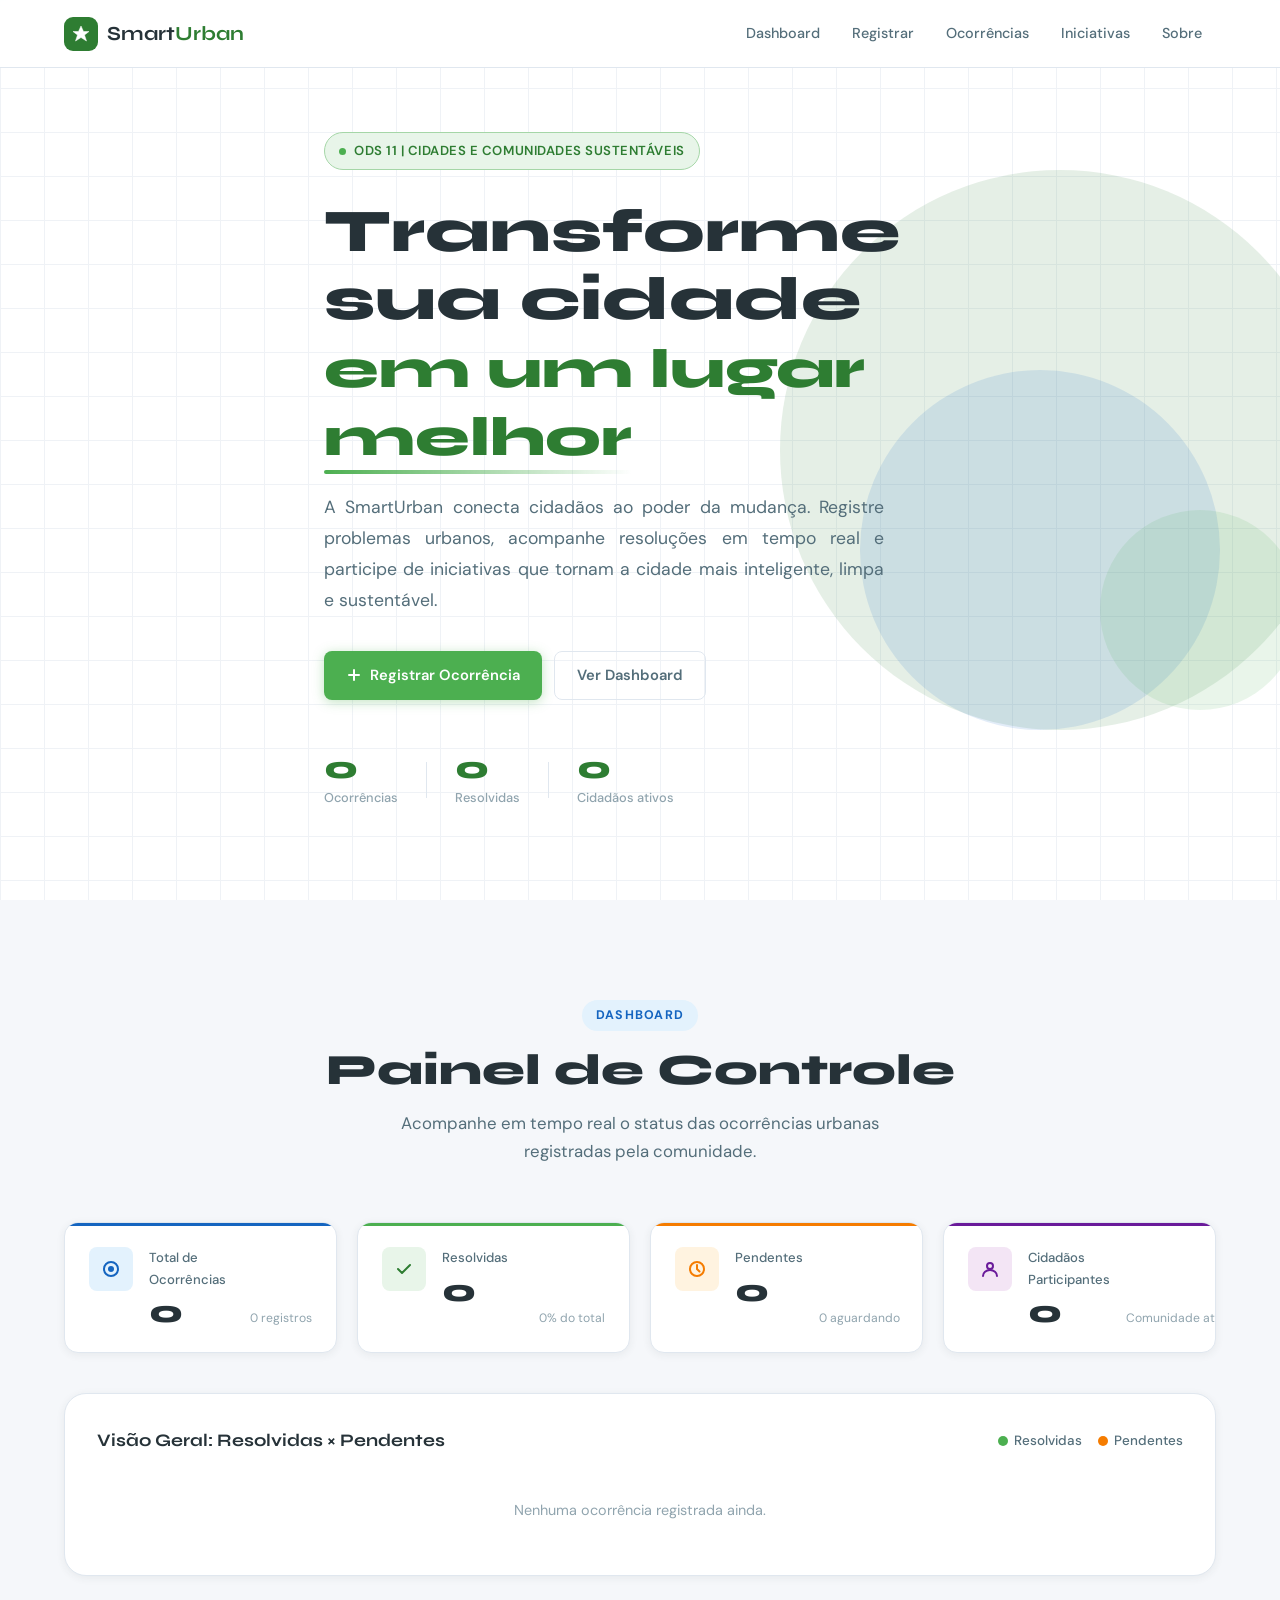
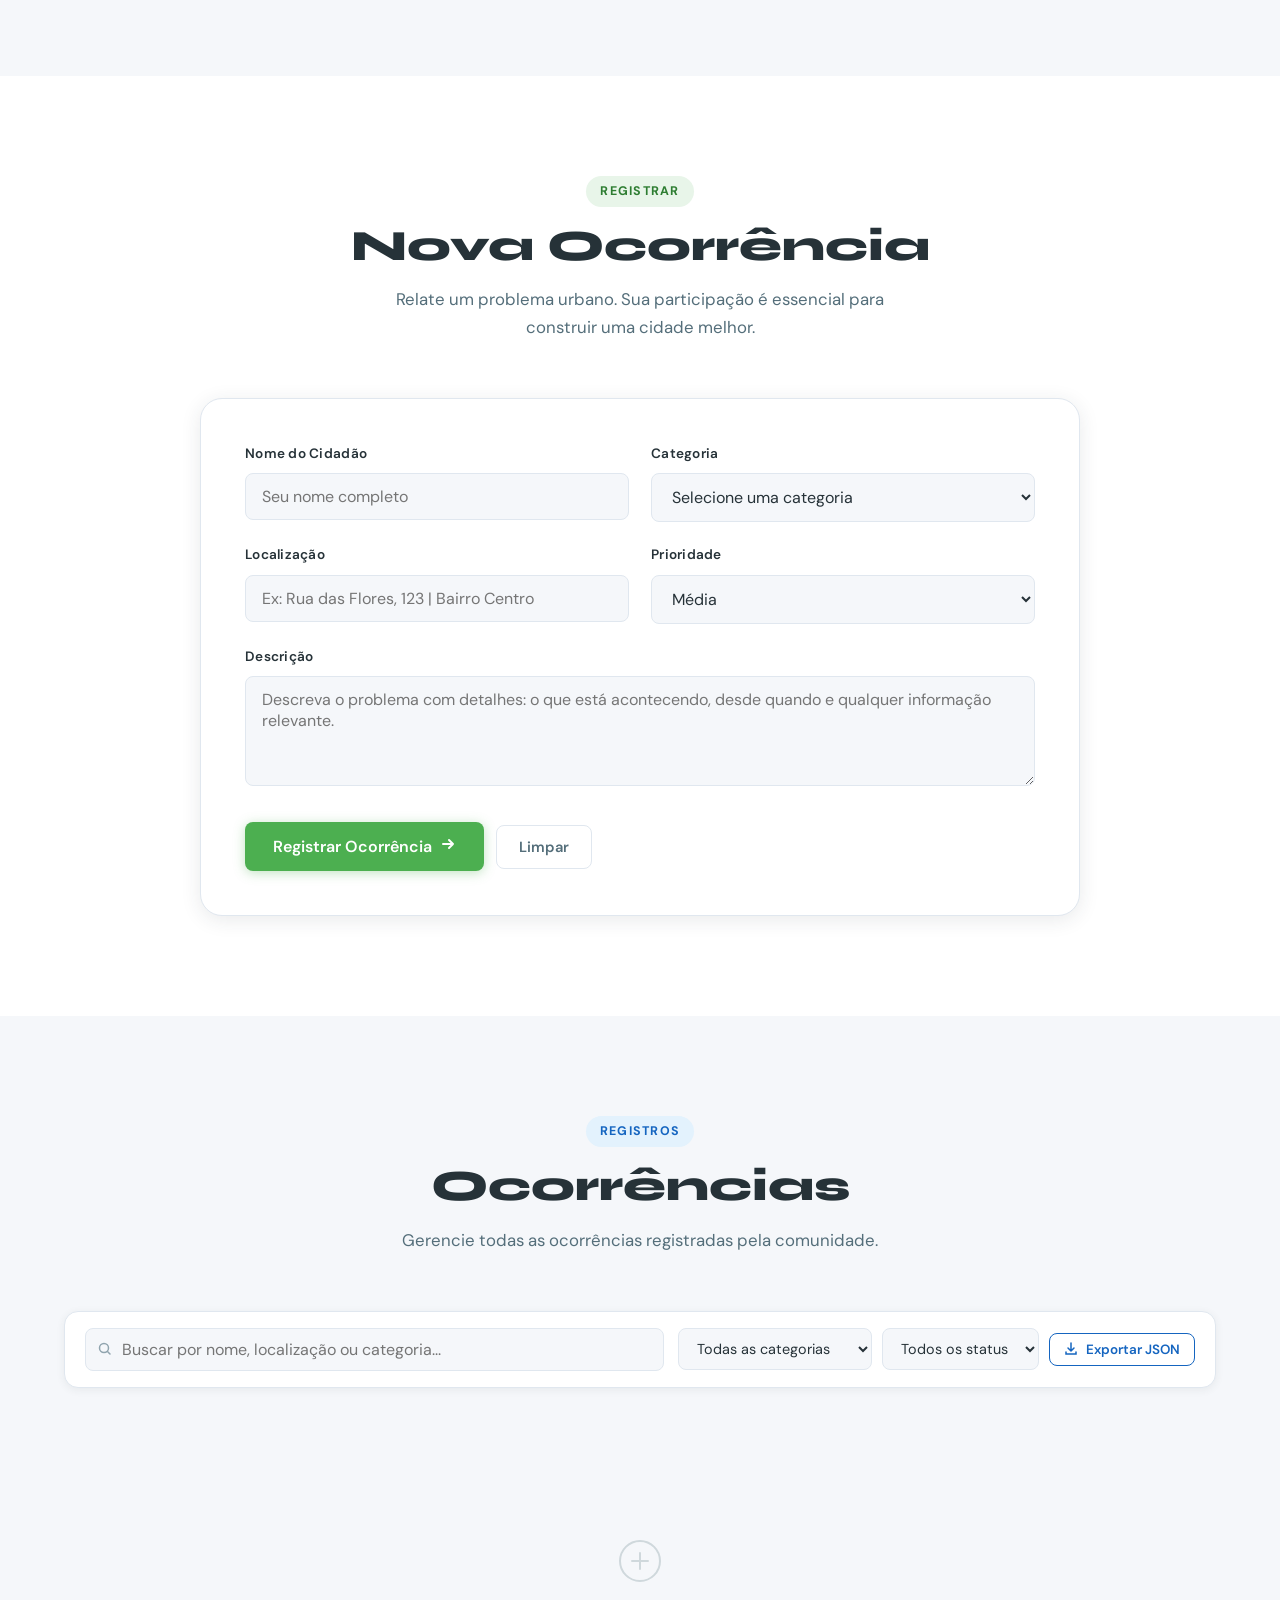
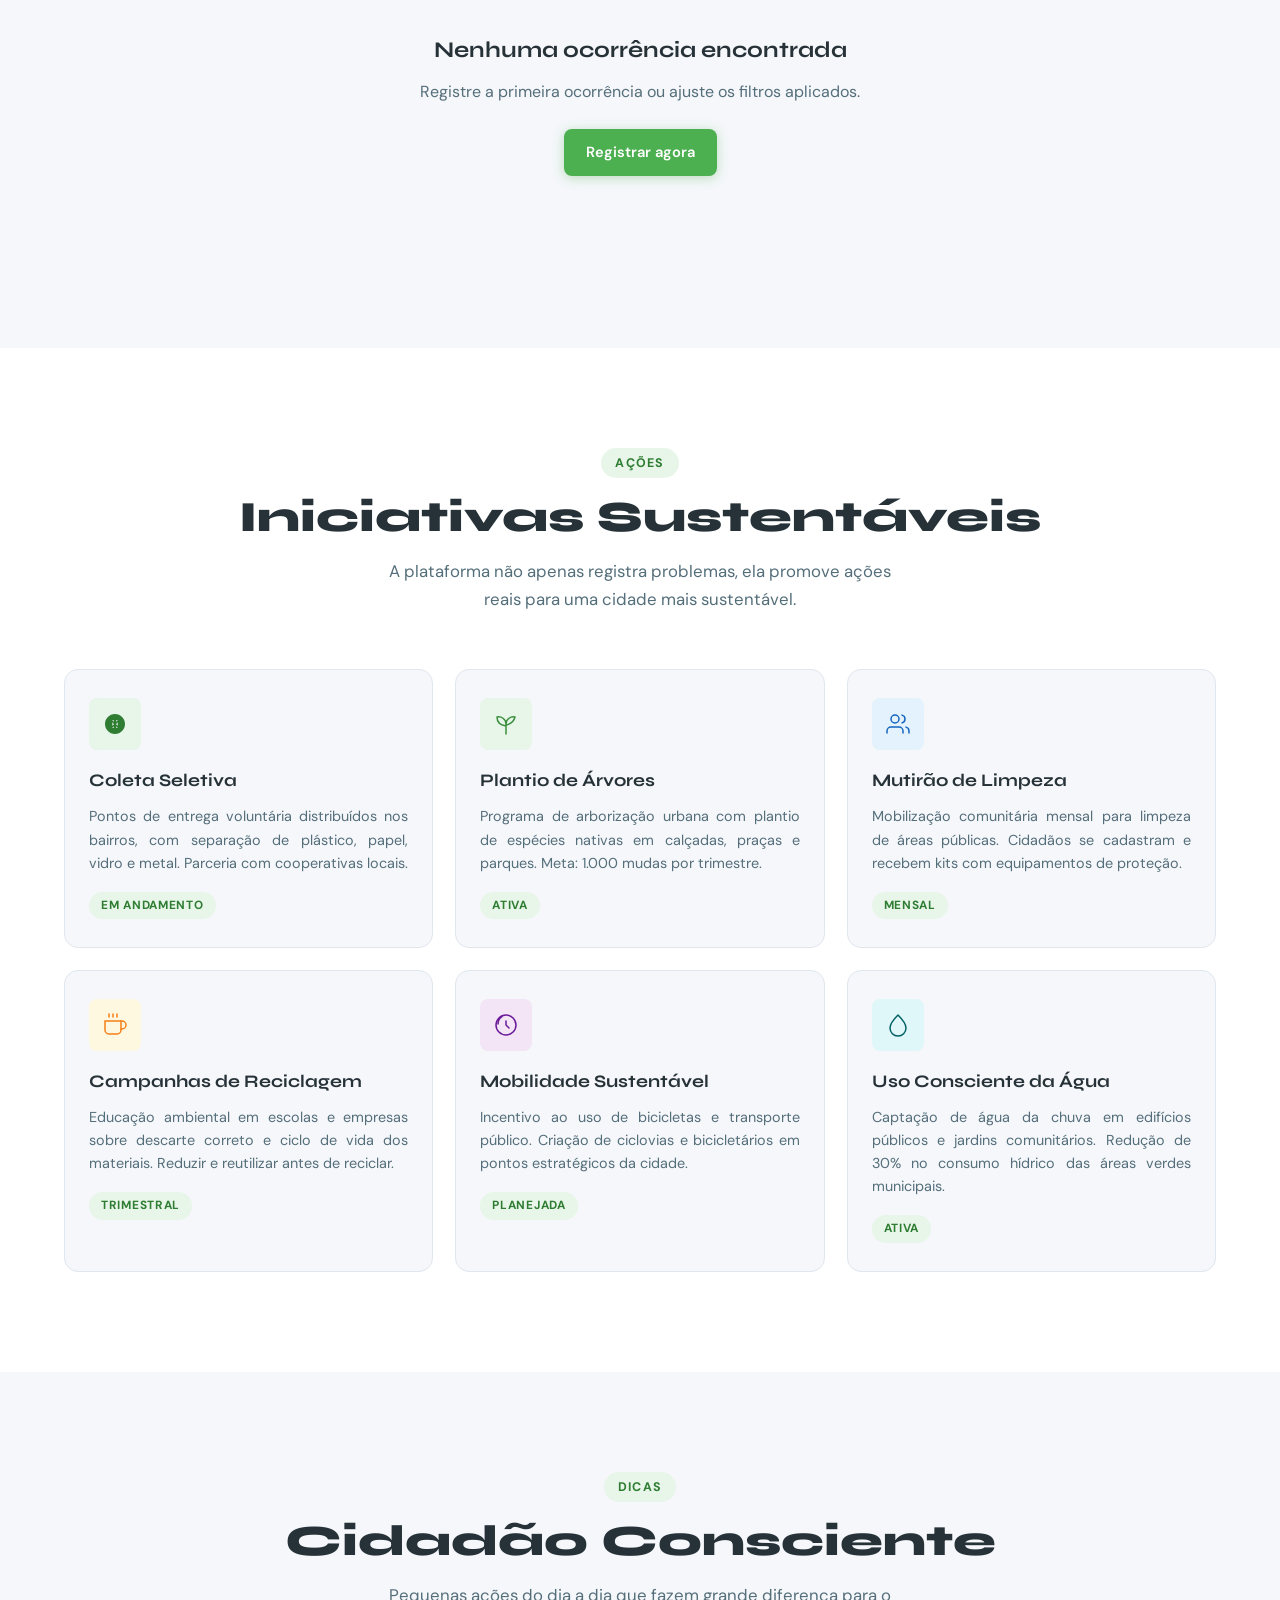
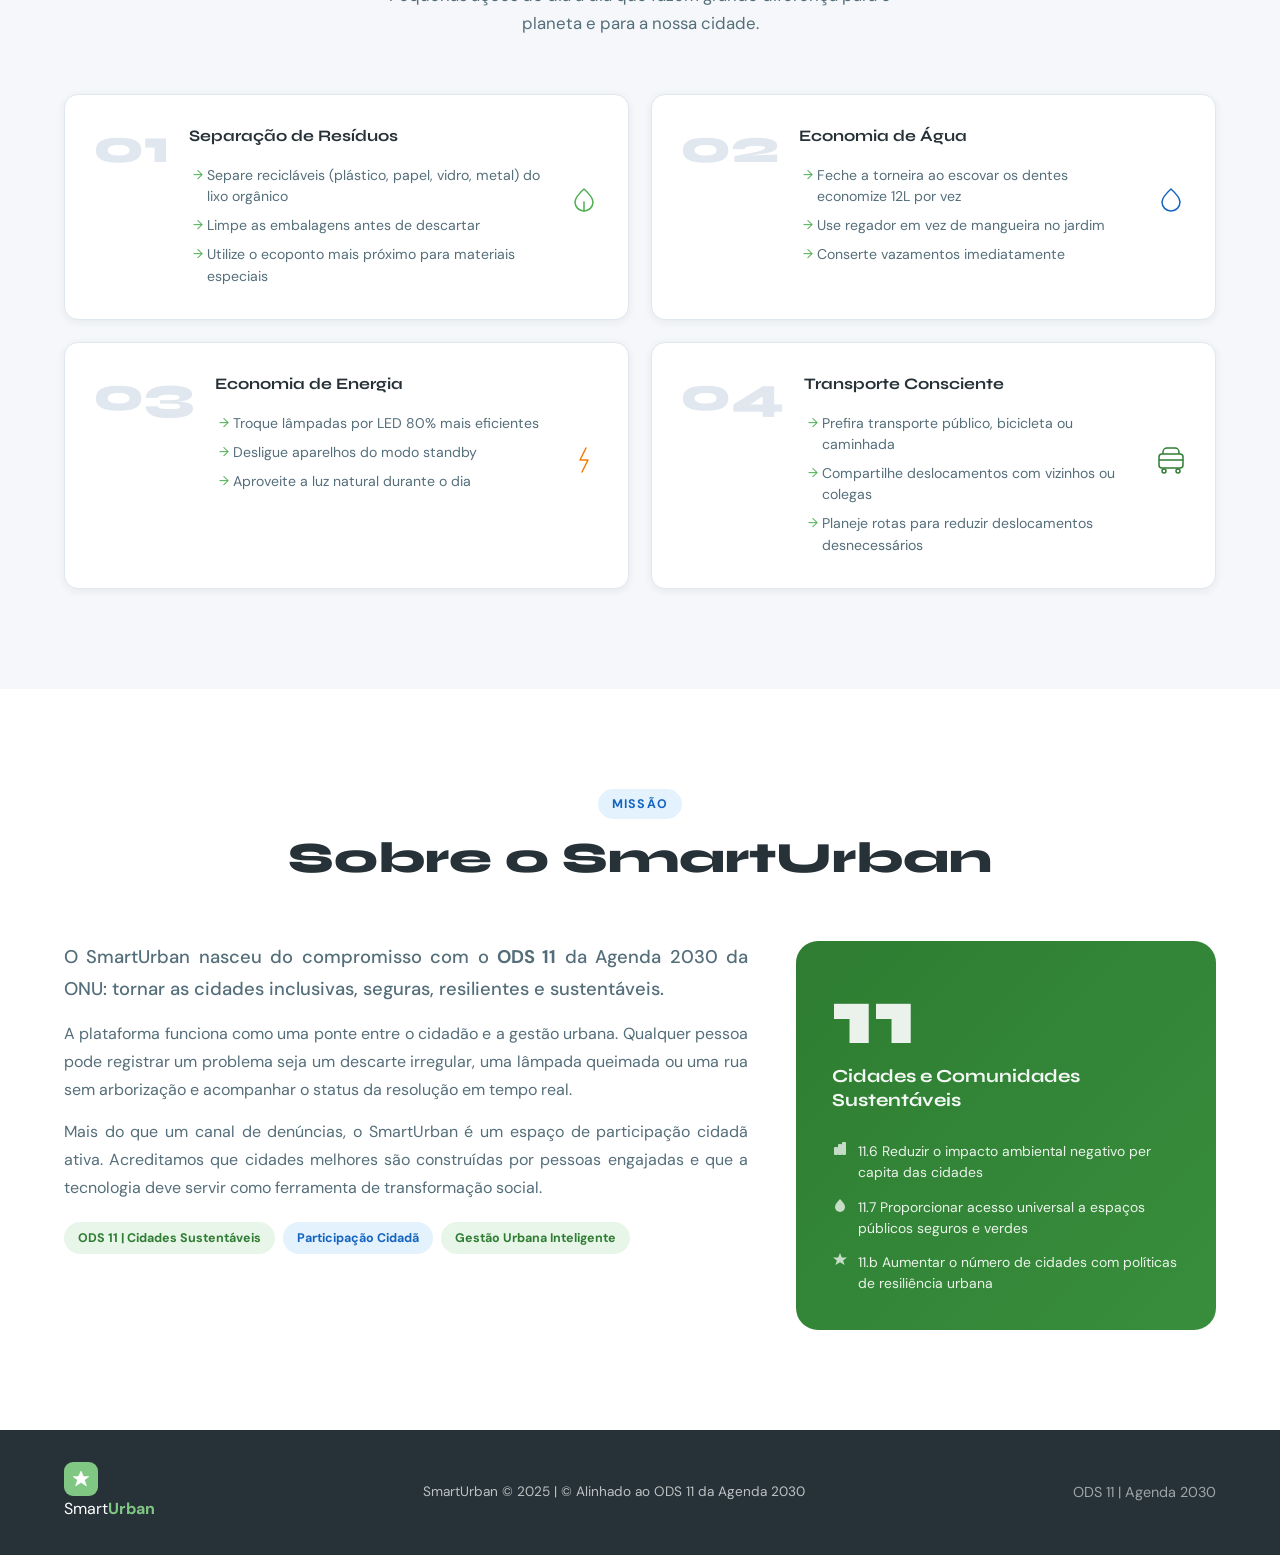
<file: index.html>
<!DOCTYPE html>
<html lang="pt-BR">
<head>
  <meta charset="UTF-8" />
  <meta name="viewport" content="width=device-width, initial-scale=1.0" />
  <title>SmartUrban | Cidades e Comunidades Sustentáveis</title>
  <link rel="preconnect" href="https://fonts.googleapis.com" />
  <link href="https://fonts.googleapis.com/css2?family=Syne:wght@400;600;700;800&family=DM+Sans:ital,opsz,wght@0,9..40,300;0,9..40,400;0,9..40,500;0,9..40,600;1,9..40,300&display=swap" rel="stylesheet" />
</head>

<style>
  :root {
  --green-main:    #2E7D32;
  --green-light:   #4CAF50;
  --green-pale:    #E8F5E9;
  --green-mid:     #388E3C;
  --blue-main:     #1565C0;
  --blue-light:    #1976D2;
  --blue-pale:     #E3F2FD;
  --orange:        #F57C00;
  --orange-pale:   #FFF3E0;
  --purple:        #6A1B9A;
  --purple-pale:   #F3E5F5;
  --bg:            #F5F7FA;
  --surface:       #FFFFFF;
  --text:          #263238;
  --text-2:        #546E7A;
  --text-3:        #90A4AE;
  --border:        #E0E7EF;
  --shadow-sm:     0 2px 8px rgba(38,50,56,.07);
  --shadow-md:     0 4px 20px rgba(38,50,56,.10);
  --shadow-lg:     0 12px 40px rgba(38,50,56,.14);
  --radius-sm:     8px;
  --radius-md:     14px;
  --radius-lg:     22px;
  --radius-xl:     32px;
  --font-head:     'Syne', sans-serif;
  --font-body:     'DM Sans', sans-serif;
  --transition:    .22s cubic-bezier(.4,0,.2,1);
}
*, *::before, *::after { box-sizing: border-box; margin: 0; padding: 0; }
html { scroll-behavior: smooth; font-size: 16px; }
body {
  font-family: var(--font-body);
  background: var(--bg);
  color: var(--text);
  line-height: 1.65;
  -webkit-font-smoothing: antialiased;
}
a { text-decoration: none; color: inherit; }
ul { list-style: none; }
img { max-width: 100%; display: block; }
button, select, input, textarea {
  font-family: var(--font-body);
  font-size: 1rem;
}
.container {
  width: 100%;
  max-width: 1200px;
  margin: 0 auto;
  padding: 0 24px;
}
#notification-container {
  position: fixed;
  top: 88px;
  right: 24px;
  z-index: 2000;
  display: flex;
  flex-direction: column;
  gap: 10px;
  pointer-events: none;
}
.notification {
  background: var(--surface);
  border-radius: var(--radius-md);
  box-shadow: var(--shadow-lg);
  padding: 14px 20px;
  display: flex;
  align-items: center;
  gap: 12px;
  min-width: 280px;
  max-width: 360px;
  border-left: 4px solid var(--green-light);
  pointer-events: all;
  animation: notifSlide .3s ease forwards;
  font-size: .93rem;
  font-weight: 500;
  color: var(--text);
}
.notification.error { border-color: #E53935; }
.notification.warning { border-color: var(--orange); }
.notification.info { border-color: var(--blue-main); }
.notification.hide { animation: notifSlide .3s ease reverse forwards; }
@keyframes notifSlide {
  from { opacity: 0; transform: translateX(24px); }
  to   { opacity: 1; transform: translateX(0); }
}
#header {
  position: fixed;
  top: 0; left: 0; right: 0;
  z-index: 1000;
  height: 68px;
  background: rgba(255,255,255,.92);
  backdrop-filter: blur(14px);
  border-bottom: 1px solid var(--border);
  transition: box-shadow var(--transition);
}
#header.scrolled { box-shadow: var(--shadow-md); }
.header-inner {
  height: 100%;
  display: flex;
  align-items: center;
  justify-content: space-between;
  gap: 24px;
}
.logo {
  display: flex;
  align-items: center;
  gap: 9px;
  font-family: var(--font-head);
  font-size: 1.25rem;
  font-weight: 700;
  color: var(--text);
}
.logo-icon {
  width: 34px;
  height: 34px;
  background: var(--green-main);
  color: #fff;
  border-radius: 9px;
  display: flex;
  align-items: center;
  justify-content: center;
  font-size: 1.1rem;
}
.logo strong { color: var(--green-main); }
.nav {
  display: flex;
  align-items: center;
  gap: 4px;
}
.nav-link {
  padding: 7px 14px;
  border-radius: var(--radius-sm);
  font-size: .9rem;
  font-weight: 500;
  color: var(--text-2);
  transition: all var(--transition);
}
.nav-link:hover {
  background: var(--green-pale);
  color: var(--green-main);
}
.menu-toggle {
  display: none;
  flex-direction: column;
  gap: 5px;
  background: none;
  border: none;
  cursor: pointer;
  padding: 6px;
}
.menu-toggle span {
  display: block;
  width: 22px;
  height: 2px;
  background: var(--text);
  border-radius: 2px;
  transition: var(--transition);
}
#hero {
  position: relative;
  min-height: 100vh;
  display: flex;
  align-items: center;
  padding: 120px 0 80px;
  overflow: hidden;
  background: var(--surface);
}
.hero-bg-grid {
  position: absolute;
  inset: 0;
  background-image:
    linear-gradient(var(--border) 1px, transparent 1px),
    linear-gradient(90deg, var(--border) 1px, transparent 1px);
  background-size: 44px 44px;
  opacity: .5;
  pointer-events: none;
}
.hero-content {
  position: relative;
  z-index: 1;
  max-width: 680px;
}
.hero-badge {
  display: inline-flex;
  align-items: center;
  gap: 8px;
  background: var(--green-pale);
  border: 1px solid #A5D6A7;
  color: var(--green-main);
  font-size: .82rem;
  font-weight: 600;
  letter-spacing: .04em;
  text-transform: uppercase;
  padding: 7px 14px;
  border-radius: 100px;
  margin-bottom: 28px;
  animation: fadeUp .6s ease .1s both;
}
.badge-dot {
  width: 7px;
  height: 7px;
  border-radius: 50%;
  background: var(--green-light);
  animation: pulse 2s infinite;
}
@keyframes pulse {
  0%, 100% { opacity: 1; transform: scale(1); }
  50%       { opacity: .6; transform: scale(1.3); }
}
.hero-title{
  font-family: var(--font-head);
  font-size: clamp(2.4rem, 5vw, 3.8rem);
  font-weight: 800;
  line-height: 1.12;
  color: var(--text);
  margin-bottom: 22px;
  animation: fadeUp .6s ease .2s both;
}
.hero-title-accent {
  color: var(--green-main);
  position: relative;
  font-size: 55px;
}
.hero-title-accent::after {
  content: '';
  position: absolute;
  bottom: -4px;
  left: 0; right: 0;
  height: 4px;
  background: linear-gradient(90deg, var(--green-light), transparent);
  border-radius: 2px;
}
.hero-desc {
  font-size: 1.1rem;
  text-align: justify;
  color: var(--text-2);
  line-height: 1.75;
  margin-bottom: 36px;
  max-width: 560px;
  animation: fadeUp .6s ease .3s both;
}
.hero-actions {
  display: flex;
  gap: 12px;
  flex-wrap: wrap;
  margin-bottom: 52px;
  animation: fadeUp .6s ease .4s both;
}
.hero-stats {
  display: flex;
  align-items: center;
  gap: 28px;
  animation: fadeUp .6s ease .5s both;
}
.hero-stat-number {
  display: block;
  font-family: var(--font-head);
  font-size: 2rem;
  font-weight: 800;
  color: var(--green-main);
  line-height: 1;
}
.hero-stat-label {
  display: block;
  font-size: .8rem;
  color: var(--text-3);
  font-weight: 500;
  margin-top: 3px;
}
.hero-stat-divider {
  width: 1px;
  height: 36px;
  background: var(--border);
}
.hero-visual {
  position: absolute;
  right: -60px;
  top: 50%;
  transform: translateY(-50%);
  pointer-events: none;
}
.hero-circle {
  position: absolute;
  border-radius: 50%;
  opacity: .12;
}
.c1 {
  width: 560px; height: 560px;
  background: var(--green-main);
  top: -280px; right: 0;
  animation: floatAnim 8s ease-in-out infinite;
}
.c2 {
  width: 360px; height: 360px;
  background: var(--blue-main);
  top: -80px; right: 120px;
  animation: floatAnim 10s ease-in-out 2s infinite;
}
.c3 {
  width: 200px; height: 200px;
  background: var(--green-light);
  top: 60px; right: 40px;
  animation: floatAnim 7s ease-in-out 4s infinite;
}
@keyframes floatAnim {
  0%, 100% { transform: translateY(0); }
  50%       { transform: translateY(-20px); }
}
@keyframes fadeUp {
  from { opacity: 0; transform: translateY(20px); }
  to   { opacity: 1; transform: translateY(0); }
}
.section { padding: 100px 0; }
.section-alt { background: var(--surface); }
.section-header {
  text-align: center;
  margin-bottom: 56px;
}
.section-tag {
  display: inline-block;
  font-size: .78rem;
  font-weight: 700;
  letter-spacing: .1em;
  text-transform: uppercase;
  padding: 5px 14px;
  border-radius: 100px;
  margin-bottom: 14px;
}
.section-tag.green { background: var(--green-pale); color: var(--green-main); }
.section-tag.blue  { background: var(--blue-pale);  color: var(--blue-main); }
.section-title {
  font-family: var(--font-head);
  font-size: clamp(1.9rem, 3.5vw, 2.7rem);
  font-weight: 800;
  color: var(--text);
  margin-bottom: 14px;
  line-height: 1.2;
}
.section-sub {
  font-size: 1.05rem;
  color: var(--text-2);
  max-width: 540px;
  margin: 0 auto;
}
.btn {
  display: inline-flex;
  align-items: center;
  gap: 8px;
  padding: 11px 22px;
  border-radius: var(--radius-sm);
  font-size: .92rem;
  font-weight: 600;
  border: none;
  cursor: pointer;
  transition: all var(--transition);
  white-space: nowrap;
  text-align: center;
  justify-content: center;
}
.btn-primary {
  background: var(--green-light);
  color: #fff;
  box-shadow: 0 2px 12px rgba(76,175,80,.35);
}
.btn-primary:hover {
  background: var(--green-mid);
  box-shadow: 0 4px 20px rgba(76,175,80,.4);
  transform: translateY(-1px);
}
.btn-ghost {
  background: transparent;
  color: var(--text-2);
  border: 1.5px solid var(--border);
}
.btn-ghost:hover {
  background: var(--bg);
  border-color: var(--text-3);
  color: var(--text);
}
.btn-outline {
  background: transparent;
  color: var(--blue-main);
  border: 1.5px solid var(--blue-main);
}
.btn-outline:hover {
  background: var(--blue-pale);
}
.btn-danger {
  background: #FFEBEE;
  color: #C62828;
  border: none;
}
.btn-danger:hover {
  background: #FFCDD2;
}
.btn-resolve {
  background: var(--green-pale);
  color: var(--green-main);
  border: none;
}
.btn-resolve:hover {
  background: #C8E6C9;
}
.btn-lg { padding: 14px 28px; font-size: 1rem; }
.btn-sm { padding: 7px 14px; font-size: .84rem; }
.btn-arrow { transition: transform var(--transition); }
.btn:hover .btn-arrow { transform: translateX(3px); }
.dashboard-grid {
  display: grid;
  grid-template-columns: repeat(4, 1fr);
  gap: 20px;
  margin-bottom: 40px;
}
.stat-card {
  background: var(--surface);
  border-radius: var(--radius-md);
  padding: 24px;
  display: flex;
  align-items: flex-start;
  gap: 16px;
  box-shadow: var(--shadow-sm);
  border: 1px solid var(--border);
  transition: transform var(--transition), box-shadow var(--transition);
  position: relative;
  overflow: hidden;
}
.stat-card::before {
  content: '';
  position: absolute;
  top: 0; left: 0; right: 0;
  height: 3px;
  border-radius: 2px 2px 0 0;
}
.stat-card.blue::before  { background: var(--blue-main); }
.stat-card.green::before { background: var(--green-light); }
.stat-card.orange::before{ background: var(--orange); }
.stat-card.purple::before{ background: var(--purple); }
.stat-card:hover {
  transform: translateY(-3px);
  box-shadow: var(--shadow-md);
}
.stat-icon {
  width: 44px;
  height: 44px;
  border-radius: var(--radius-sm);
  display: flex;
  align-items: center;
  justify-content: center;
  font-size: 1.3rem;
  flex-shrink: 0;
}
.stat-card.blue   .stat-icon { background: var(--blue-pale);   color: var(--blue-main); }
.stat-card.green  .stat-icon { background: var(--green-pale);  color: var(--green-main); }
.stat-card.orange .stat-icon { background: var(--orange-pale); color: var(--orange); }
.stat-card.purple .stat-icon { background: var(--purple-pale); color: var(--purple); }
.stat-info { flex: 1; }
.stat-label { display: block; font-size: .82rem; color: var(--text-2); font-weight: 500; margin-bottom: 6px; }
.stat-number {
  display: block;
  font-family: var(--font-head);
  font-size: 2rem;
  font-weight: 800;
  color: var(--text);
  line-height: 1;
}
.stat-trend {
  font-size: .76rem;
  color: var(--text-3);
  margin-top: auto;
  align-self: flex-end;
  white-space: nowrap;
}
.chart-wrapper {
  background: var(--surface);
  border-radius: var(--radius-lg);
  padding: 32px;
  box-shadow: var(--shadow-sm);
  border: 1px solid var(--border);
}
.chart-header {
  display: flex;
  justify-content: space-between;
  align-items: center;
  margin-bottom: 24px;
}
.chart-title {
  font-family: var(--font-head);
  font-size: 1.1rem;
  font-weight: 700;
  color: var(--text);
}
.chart-legend {
  display: flex;
  align-items: center;
  font-size: .84rem;
  color: var(--text-2);
  font-weight: 500;
}
.legend-dot {
  width: 10px;
  height: 10px;
  border-radius: 50%;
  display: inline-block;
  margin-right: 6px;
}
.legend-dot.green  { background: var(--green-light); }
.legend-dot.orange { background: var(--orange); }
#graficoOcorrencias {
  width: 100%;
  height: 220px;
  display: block;
}
.chart-empty {
  text-align: center;
  color: var(--text-3);
  font-size: .9rem;
  padding: 20px 0;
  display: none;
}
.form-card {
  background: var(--surface);
  border-radius: var(--radius-lg);
  padding: 44px;
  box-shadow: var(--shadow-md);
  border: 1px solid var(--border);
  max-width: 880px;
  margin: 0 auto;
}
.form-grid {
  display: grid;
  grid-template-columns: 1fr 1fr;
  gap: 22px;
  margin-bottom: 28px;
}


.form-group-full { grid-column: 1 / -1; }
.form-group label {
  display: block;
  font-size: .85rem;
  font-weight: 600;
  color: var(--text);
  margin-bottom: 8px;
  letter-spacing: .02em;
}
.form-group input,
.form-group select,
.form-group textarea {
  width: 100%;
  padding: 12px 16px;
  border: 1.5px solid var(--border);
  border-radius: var(--radius-sm);
  background: var(--bg);
  color: var(--text);
  transition: border-color var(--transition), box-shadow var(--transition);
  outline: none;
  resize: vertical;
}
.form-group input:focus,
.form-group select:focus,
.form-group textarea:focus {
  border-color: var(--green-light);
  box-shadow: 0 0 0 3px rgba(76,175,80,.15);
  background: var(--surface);
}
.form-group input.error,
.form-group select.error,
.form-group textarea.error {
  border-color: #E53935;
  box-shadow: 0 0 0 3px rgba(229,57,53,.1);
}
.form-actions {
  display: flex;
  gap: 12px;
  align-items: center;
}
.filters-bar {
  display: flex;
  gap: 14px;
  align-items: center;
  flex-wrap: wrap;
  margin-bottom: 24px;
  background: var(--surface);
  border: 1px solid var(--border);
  border-radius: var(--radius-md);
  padding: 16px 20px;
  box-shadow: var(--shadow-sm);
}
.search-box {
  position: relative;
  flex: 1;
  min-width: 220px;
}
.search-icon {color: var(--text-3);
  position: absolute;
  left: 12px;
  top: 50%;
  transform: translateY(-50%);
  color: var(--text-3);
  
  pointer-events: none;
}
.search-box input {
  width: 100%;
  padding: 10px 14px 10px 36px;
  border: 1.5px solid var(--border);
  border-radius: var(--radius-sm);
  background: var(--bg);
  color: var(--text);
  outline: none;
  transition: border-color var(--transition);
}
.search-box input:focus {
  border-color: var(--green-light);
}
.filter-group {
  display: flex;
  gap: 10px;
  align-items: center;
  flex-wrap: wrap;
}
.filter-group select {
  padding: 10px 14px;
  border: 1.5px solid var(--border);
  border-radius: var(--radius-sm);
  background: var(--bg);
  color: var(--text);
  font-size: .9rem;
  outline: none;
  cursor: pointer;
  transition: border-color var(--transition);
}
.filter-group select:focus { border-color: var(--blue-main); }
.filter-result {
  font-size: .88rem;
  color: var(--text-2);
  margin-bottom: 16px;
  min-height: 20px;
}
.ocorrencias-grid {
  display: grid;
  grid-template-columns: repeat(auto-fill, minmax(340px, 1fr));
  gap: 20px;
}
.ocorrencia-card {
  background: var(--surface);
  border-radius: var(--radius-md);
  border: 1px solid var(--border);
  box-shadow: var(--shadow-sm);
  overflow: hidden;
  transition: transform var(--transition), box-shadow var(--transition);
  animation: cardIn .3s ease both;
}
@keyframes cardIn {
  from { opacity: 0; transform: translateY(12px); }
  to   { opacity: 1; transform: translateY(0); }
}
.ocorrencia-card:hover {
  transform: translateY(-3px);
  box-shadow: var(--shadow-md);
}
.card-top {
  padding: 18px 20px 14px;
  border-bottom: 1px solid var(--border);
  display: flex;
  justify-content: space-between;
  align-items: flex-start;
  gap: 10px;
}
.card-id {
  font-size: .76rem;
  font-weight: 700;
  color: var(--text-3);
  letter-spacing: .06em;
}
.card-badges {
  display: flex;
  gap: 6px;
  flex-wrap: wrap;
  justify-content: flex-end;
}
.badge {
  font-size: .72rem;
  font-weight: 700;
  padding: 3px 10px;
  border-radius: 100px;
  white-space: nowrap;
}
.badge-status-pendente  { background: var(--orange-pale); color: var(--orange); }
.badge-status-resolvida { background: var(--green-pale);  color: var(--green-main); }
.badge-prio-baixa   { background: #E8F5E9; color: #2E7D32; }
.badge-prio-media   { background: #FFF8E1; color: #F9A825; }
.badge-prio-alta    { background: #FBE9E7; color: #BF360C; }
.badge-prio-urgente { background: #FFEBEE; color: #B71C1C; }
.card-body {
  padding: 16px 20px;
}
.card-categoria {
  font-size: .84rem;
  font-weight: 600;
  color: var(--blue-main);
  margin-bottom: 6px;
}
.card-local {
  font-size: .83rem;
  color: var(--text-3);
  margin-bottom: 10px;
  display: flex;
  align-items: center;
  gap: 5px;
}
.card-desc {
  font-size: .9rem;
  color: var(--text-2);
  line-height: 1.55;
  display: -webkit-box;
  -webkit-line-clamp: 3;
  -webkit-box-orient: vertical;
  overflow: hidden;
}
.card-meta {
  padding: 12px 20px;
  border-top: 1px solid var(--border);
  display: flex;
  align-items: center;
  justify-content: space-between;
  gap: 10px;
}
.card-nome {
  font-size: .8rem;
  color: var(--text-3);
  font-weight: 500;
}
.card-actions {
  display: flex;
  gap: 6px;
}
.card-btn {
  padding: 6px 13px;
  border-radius: 6px;
  font-size: .8rem;
  font-weight: 600;
  border: none;
  cursor: pointer;
  transition: all var(--transition);
}
.empty-state {
  text-align: center;
  padding: 72px 24px;
  display: none;
}
.empty-icon {
  font-size: 3.5rem;
  color: var(--text-3);
  margin-bottom: 20px;
}
.empty-state h3 {
  font-family: var(--font-head);
  font-size: 1.4rem;
  font-weight: 700;
  margin-bottom: 10px;
  color: var(--text);
}
.empty-state p {
  color: var(--text-2);
  margin-bottom: 24px;
}
.iniciativas-grid {
  display: grid;
  grid-template-columns: repeat(3, 1fr);
  gap: 22px;
  text-align: justify;
}
.iniciativa-card {
  background: var(--bg);
  border-radius: var(--radius-md);
  padding: 28px 24px;
  border: 1px solid var(--border);
  transition: transform var(--transition), box-shadow var(--transition);
}
.iniciativa-card:hover {
  transform: translateY(-4px);
  box-shadow: var(--shadow-md);
  background: var(--surface);
}
.iniciativa-icon {
  width: 52px;
  height: 52px;
  border-radius: var(--radius-sm);
  display: flex;
  align-items: center;
  justify-content: center;
  font-size: 1.6rem;
  margin-bottom: 16px;
}
.iniciativa-card h3 {
  font-family: var(--font-head);
  font-size: 1.1rem;
  font-weight: 700;
  margin-bottom: 10px;
  color: var(--text);
}
.iniciativa-card p {
  font-size: .9rem;
  color: var(--text-2);
  line-height: 1.6;
  margin-bottom: 16px;
}
.iniciativa-tag {
  display: inline-block;
  font-size: .74rem;
  font-weight: 700;
  letter-spacing: .06em;
  text-transform: uppercase;
  padding: 4px 12px;
  border-radius: 100px;
  background: var(--green-pale);
  color: var(--green-main);
}
.dicas-grid {
  display: grid;
  grid-template-columns: repeat(2, 1fr);
  gap: 22px;
}
.dica-card {
  background: var(--surface);
  border-radius: var(--radius-md);
  padding: 28px;
  border: 1px solid var(--border);
  box-shadow: var(--shadow-sm);
  display: flex;
  gap: 20px;
  align-items: flex-start;
  transition: transform var(--transition);
  position: relative;
  overflow: hidden;
}
.dica-card:hover { transform: translateY(-3px); box-shadow: var(--shadow-md); }
.dica-number {
  font-family: var(--font-head);
  font-size: 3rem;
  font-weight: 800;
  color: var(--border);
  line-height: 1;
  flex-shrink: 0;
  user-select: none;
}
.dica-content { flex: 1; }
.dica-content h4 {
  font-family: var(--font-head);
  font-size: 1rem;
  font-weight: 700;
  color: var(--text);
  margin-bottom: 12px;
}
.dica-content ul { padding-left: 4px; }
.dica-content li {
  font-size: .88rem;
  color: var(--text-2);
  padding: 4px 0;
  padding-left: 14px;
  position: relative;
  line-height: 1.5;
}
.dica-content li::before {
  content: '→';
  position: absolute;
  left: 0;
  color: var(--green-light);
  font-size: .8rem;
}
.dica-symbol {
  font-size: 2rem;
  flex-shrink: 0;
  align-self: center;
}
.sobre-grid {
  display: grid;
  grid-template-columns: 1fr 420px;
  gap: 48px;
  align-items: start;
}
.sobre-lead {
  font-size: 1.15rem;
  font-weight: 500;
  line-height: 1.7;
  color: var(--text);
  margin-bottom: 18px;
  text-align: justify;
}
.sobre-text p {
  text-align: justify;
  color: var(--text-2);
  line-height: 1.75;
  margin-bottom: 14px;
}
.sobre-badges {
  display: flex;
  gap: 8px;
  flex-wrap: wrap;
  margin-top: 20px;
}
.sobre-badge {
  font-size: .78rem;
  font-weight: 700;
  padding: 6px 14px;
  border-radius: 100px;
}
.sobre-badge.green { background: var(--green-pale); color: var(--green-main); }
.sobre-badge.blue  { background: var(--blue-pale);  color: var(--blue-main); }
.ods-card {
  background: linear-gradient(135deg, var(--green-main) 0%, var(--green-mid) 100%);
  border-radius: var(--radius-lg);
  padding: 36px;
  color: #fff;
  position: sticky;
  top: 88px;
}
.ods-number {
  font-family: var(--font-head);
  font-size: 5rem;
  font-weight: 800;
  line-height: 1;
  opacity: .9;
  margin-bottom: 8px;
}
.ods-title {
  font-family: var(--font-head);
  font-size: 1.15rem;
  font-weight: 700;
  line-height: 1.3;
  margin-bottom: 28px;
  opacity: .95;
}
.ods-metas { display: flex; flex-direction: column; gap: 14px; }
.ods-meta {
  display: flex;
  gap: 10px;
  align-items: flex-start;
  font-size: .87rem;
  line-height: 1.5;
  opacity: .9;
}
.ods-meta-icon { flex-shrink: 0; }
.footer {
  background: var(--text);
  color: rgba(255,255,255,.7);
  padding: 32px 0;
}
.footer-inner {
  display: flex;
  align-items: center;
  justify-content: space-between;
  gap: 16px;
  flex-wrap: wrap;
}
.footer .logo-text { color: #fff; }
.footer .logo-text strong { color: #81C784; }
.footer .logo-icon { background: #81C784; }
.footer-copy {
  font-size: .85rem;
}
.footer-ods {
  font-size: .9rem;
  opacity: .8;
}
@media (max-width: 1024px) {
  .dashboard-grid { grid-template-columns: repeat(2, 1fr); }
  .iniciativas-grid { grid-template-columns: repeat(2, 1fr); }
  .sobre-grid { grid-template-columns: 1fr; }
  .ods-card { position: static; }
}
@media (max-width: 768px) {
  .nav { display: none; flex-direction: column; position: absolute; top: 68px; left: 0; right: 0; background: var(--surface); border-bottom: 1px solid var(--border); padding: 16px; box-shadow: var(--shadow-md); gap: 4px; }
  .nav.open { display: flex; }
  .nav-link { padding: 12px 16px; width: 100%; border-radius: var(--radius-sm); }
  .menu-toggle { display: flex; }
  #hero { padding: 100px 0 60px; min-height: auto; }
  .hero-visual { display: none; }
  .hero-stats { gap: 18px; flex-wrap: wrap; }
  .form-grid { grid-template-columns: 1fr; }
  .form-group-full { grid-column: 1; }
  .form-card { padding: 24px; }
  .dashboard-grid { grid-template-columns: 1fr 1fr; gap: 14px; }
  .iniciativas-grid { grid-template-columns: 1fr; }
  .dicas-grid { grid-template-columns: 1fr; }
  .ocorrencias-grid { grid-template-columns: 1fr; }
  .filters-bar { flex-direction: column; align-items: stretch; }
  .filter-group { flex-wrap: wrap; }
  .chart-header { flex-direction: column; align-items: flex-start; gap: 8px; }
  .footer-inner { flex-direction: column; text-align: center; }
  .hero-actions { flex-direction: column; align-items: flex-start; }
}
@media (max-width: 480px) {
  .dashboard-grid { grid-template-columns: 1fr; }
  .container { padding: 0 16px; }
  .section { padding: 64px 0; }
  .hero-title { font-size: 2rem; }
  .stat-number { font-size: 1.6rem; }
  .dica-card { flex-direction: column; gap: 12px; }
  .dica-number { font-size: 2rem; }
}
::-webkit-scrollbar { width: 6px; }
::-webkit-scrollbar-track { background: var(--bg); }
::-webkit-scrollbar-thumb { background: var(--border); border-radius: 3px; }
::-webkit-scrollbar-thumb:hover { background: var(--text-3); }
::selection { background: #C8E6C9; color: var(--green-main); }

</style>
<body>

  <div id="notification-container" aria-live="polite"></div>

  <header id="header">
    <div class="container header-inner">
      <a href="#hero" class="logo">
        <span class="logo-icon">
          <svg width="18" height="18" viewBox="0 0 18 18" fill="none" xmlns="http://www.w3.org/2000/svg">
            <path d="M9 1L11.5 6.5H17L12.5 10L14.5 16L9 12.5L3.5 16L5.5 10L1 6.5H6.5L9 1Z" fill="white" stroke="white" stroke-width="0.5" stroke-linejoin="round"/>
          </svg>
        </span>
        <span class="logo-text">Smart<strong>Urban</strong></span>
      </a>
      <nav class="nav" id="nav">
        <a href="#dashboard" class="nav-link">Dashboard</a>
        <a href="#cadastro" class="nav-link">Registrar</a>
        <a href="#ocorrencias" class="nav-link">Ocorrências</a>
        <a href="#iniciativas" class="nav-link">Iniciativas</a>
        <a href="#sobre" class="nav-link">Sobre</a>
      </nav>
      <button class="menu-toggle" id="menuToggle" aria-label="Abrir menu">
        <span></span><span></span><span></span>
      </button>
    </div>
  </header>

  <section id="hero">
    <div class="hero-bg-grid"></div>
    <div class="container hero-content">
      <div class="hero-badge">
        <span class="badge-dot"></span>
        ODS 11 | Cidades e Comunidades Sustentáveis
      </div>
      <h1 class="hero-title">
        Transforme sua cidade<br />
        <span class="hero-title-accent">em um lugar melhor</span>
      </h1>
      <p class="hero-desc">
        A SmartUrban conecta cidadãos ao poder da mudança. Registre problemas urbanos,
        acompanhe resoluções em tempo real e participe de iniciativas que tornam a cidade
        mais inteligente, limpa e sustentável.
      </p>
      <div class="hero-actions">
        <a href="#cadastro" class="btn btn-primary">
          <svg width="16" height="16" viewBox="0 0 16 16" fill="none"><path d="M8 3v10M3 8h10" stroke="currentColor" stroke-width="2" stroke-linecap="round"/></svg>
          Registrar Ocorrência
        </a>
        <a href="#dashboard" class="btn btn-ghost">Ver Dashboard</a>
      </div>
      <div class="hero-stats">
        <div class="hero-stat">
          <span class="hero-stat-number" id="heroTotal">0</span>
          <span class="hero-stat-label">Ocorrências</span>
        </div>
        <div class="hero-stat-divider"></div>
        <div class="hero-stat">
          <span class="hero-stat-number" id="heroResolvidas">0</span>
          <span class="hero-stat-label">Resolvidas</span>
        </div>
        <div class="hero-stat-divider"></div>
        <div class="hero-stat">
          <span class="hero-stat-number" id="heroCidadaos">0</span>
          <span class="hero-stat-label">Cidadãos ativos</span>
        </div>
      </div>
    </div>
    <div class="hero-visual">
      <div class="hero-circle c1"></div>
      <div class="hero-circle c2"></div>
      <div class="hero-circle c3"></div>
    </div>
  </section>

  <section id="dashboard" class="section">
    <div class="container">
      <div class="section-header">
        <div class="section-tag blue">Dashboard</div>
        <h2 class="section-title">Painel de Controle</h2>
        <p class="section-sub">Acompanhe em tempo real o status das ocorrências urbanas registradas pela comunidade.</p>
      </div>

      <div class="dashboard-grid">
        <div class="stat-card blue">
          <div class="stat-icon">
            <svg width="20" height="20" viewBox="0 0 20 20" fill="none"><circle cx="10" cy="10" r="7" stroke="currentColor" stroke-width="2"/><circle cx="10" cy="10" r="3" fill="currentColor"/></svg>
          </div>
          <div class="stat-info">
            <span class="stat-label">Total de Ocorrências</span>
            <span class="stat-number" id="statTotal">0</span>
          </div>
          <div class="stat-trend" id="trendTotal"></div>
        </div>
        <div class="stat-card green">
          <div class="stat-icon">
            <svg width="20" height="20" viewBox="0 0 20 20" fill="none"><path d="M4 10l4 4 8-8" stroke="currentColor" stroke-width="2" stroke-linecap="round" stroke-linejoin="round"/></svg>
          </div>
          <div class="stat-info">
            <span class="stat-label">Resolvidas</span>
            <span class="stat-number" id="statResolvidas">0</span>
          </div>
          <div class="stat-trend" id="trendResolvidas"></div>
        </div>
        <div class="stat-card orange">
          <div class="stat-icon">
            <svg width="20" height="20" viewBox="0 0 20 20" fill="none"><circle cx="10" cy="10" r="7" stroke="currentColor" stroke-width="2"/><path d="M10 6v4l2.5 2.5" stroke="currentColor" stroke-width="2" stroke-linecap="round"/></svg>
          </div>
          <div class="stat-info">
            <span class="stat-label">Pendentes</span>
            <span class="stat-number" id="statPendentes">0</span>
          </div>
          <div class="stat-trend" id="trendPendentes"></div>
        </div>
        <div class="stat-card purple">
          <div class="stat-icon">
            <svg width="20" height="20" viewBox="0 0 20 20" fill="none"><path d="M13 7a3 3 0 1 1-6 0 3 3 0 0 1 6 0z" stroke="currentColor" stroke-width="2"/><path d="M3 17c0-3.3 3.1-6 7-6s7 2.7 7 6" stroke="currentColor" stroke-width="2" stroke-linecap="round"/></svg>
          </div>
          <div class="stat-info">
            <span class="stat-label">Cidadãos Participantes</span>
            <span class="stat-number" id="statCidadaos">0</span>
          </div>
          <div class="stat-trend">Comunidade ativa</div>
        </div>
      </div>

      <div class="chart-wrapper">
        <div class="chart-header">
          <h3 class="chart-title">Visão Geral: Resolvidas × Pendentes</h3>
          <div class="chart-legend">
            <span class="legend-dot green"></span> Resolvidas
            <span class="legend-dot orange" style="margin-left:16px"></span> Pendentes
          </div>
        </div>
        <canvas id="graficoOcorrencias" width="900" height="220" aria-label="Gráfico de ocorrências"></canvas>
        <p class="chart-empty" id="chartEmpty">Nenhuma ocorrência registrada ainda.</p>
      </div>
    </div>
  </section>

  <section id="cadastro" class="section section-alt">
    <div class="container">
      <div class="section-header">
        <div class="section-tag green">Registrar</div>
        <h2 class="section-title">Nova Ocorrência</h2>
        <p class="section-sub">Relate um problema urbano. Sua participação é essencial para construir uma cidade melhor.</p>
      </div>
      <div class="form-card">
        <form id="formOcorrencia" novalidate>
          <div class="form-grid">
            <div class="form-group">
              <label for="inputNome">Nome do Cidadão</label>
              <input type="text" id="inputNome" placeholder="Seu nome completo" autocomplete="name" />
            </div>
            <div class="form-group">
              <label for="inputCategoria">Categoria</label>
              <select id="inputCategoria">
                <option value="">Selecione uma categoria</option>
                <option value="Descarte Irregular de Lixo">Descarte Irregular de Lixo</option>
                <option value="Acúmulo de Resíduos">Acúmulo de Resíduos</option>
                <option value="Falta de Coleta Seletiva">Falta de Coleta Seletiva</option>
                <option value="Iluminação Pública Defeituosa">Iluminação Pública Defeituosa</option>
                <option value="Vazamento de Água">Vazamento de Água</option>
                <option value="Necessidade de Arborização">Necessidade de Arborização</option>
                <option value="Problema de Mobilidade Urbana">Problema de Mobilidade Urbana</option>
                <option value="Outro">Outro</option>
              </select>
            </div>
            <div class="form-group">
              <label for="inputLocalizacao">Localização</label>
              <input type="text" id="inputLocalizacao" placeholder="Ex: Rua das Flores, 123 | Bairro Centro" />
            </div>
            <div class="form-group">
              <label for="inputPrioridade">Prioridade</label>
              <select id="inputPrioridade">
                <option value="Baixa">Baixa</option>
                <option value="Média" selected>Média</option>
                <option value="Alta">Alta</option>
                <option value="Urgente">Urgente</option>
              </select>
            </div>
            <div class="form-group form-group-full">
              <label for="inputDescricao">Descrição</label>
              <textarea id="inputDescricao" rows="4" placeholder="Descreva o problema com detalhes: o que está acontecendo, desde quando e qualquer informação relevante."></textarea>
            </div>
          </div>
          <div class="form-actions">
            <button type="submit" class="btn btn-primary btn-lg">
              <span>Registrar Ocorrência</span>
              <span class="btn-arrow">
                <svg width="16" height="16" viewBox="0 0 16 16" fill="none"><path d="M3 8h10M9 4l4 4-4 4" stroke="currentColor" stroke-width="2" stroke-linecap="round" stroke-linejoin="round"/></svg>
              </span>
            </button>
            <button type="button" class="btn btn-ghost" id="btnLimpar">Limpar</button>
          </div>
        </form>
      </div>
    </div>
  </section>

  <section id="ocorrencias" class="section">
    <div class="container">
      <div class="section-header">
        <div class="section-tag blue">Registros</div>
        <h2 class="section-title">Ocorrências</h2>
        <p class="section-sub">Gerencie todas as ocorrências registradas pela comunidade.</p>
      </div>
      <div class="filters-bar">
        <div class="search-box">
          <svg class="search-icon" width="16" height="16" viewBox="0 0 16 16" fill="none"><circle cx="7" cy="7" r="4.5" stroke="currentColor" stroke-width="1.5"/><path d="M10.5 10.5L13 13" stroke="currentColor" stroke-width="1.5" stroke-linecap="round"/></svg>
          <input type="text" id="inputBusca" placeholder="Buscar por nome, localização ou categoria..." />
        </div>
        <div class="filter-group">
          <select id="filtroCategoria">
            <option value="">Todas as categorias</option>
            <option value="Descarte Irregular de Lixo">Descarte Irregular</option>
            <option value="Acúmulo de Resíduos">Acúmulo de Resíduos</option>
            <option value="Falta de Coleta Seletiva">Coleta Seletiva</option>
            <option value="Iluminação Pública Defeituosa">Iluminação</option>
            <option value="Vazamento de Água">Vazamento de Água</option>
            <option value="Necessidade de Arborização">Arborização</option>
            <option value="Problema de Mobilidade Urbana">Mobilidade</option>
            <option value="Outro">Outro</option>
          </select>
          <select id="filtroStatus">
            <option value="">Todos os status</option>
            <option value="Pendente">Pendente</option>
            <option value="Resolvida">Resolvida</option>
          </select>
          <button class="btn btn-outline btn-sm" id="btnExportar">
            <svg width="14" height="14" viewBox="0 0 14 14" fill="none"><path d="M7 1v8M4 6l3 3 3-3" stroke="currentColor" stroke-width="1.5" stroke-linecap="round" stroke-linejoin="round"/><path d="M2 10v2h10v-2" stroke="currentColor" stroke-width="1.5" stroke-linecap="round"/></svg>
            Exportar JSON
          </button>
        </div>
      </div>
      <div class="filter-result" id="filterResult"></div>
      <div id="listaOcorrencias" class="ocorrencias-grid"></div>
      <div class="empty-state" id="emptyState">
        <div class="empty-icon">
          <svg width="48" height="48" viewBox="0 0 48 48" fill="none"><circle cx="24" cy="24" r="20" stroke="#CFD8DC" stroke-width="2"/><path d="M16 24h16M24 16v16" stroke="#CFD8DC" stroke-width="2" stroke-linecap="round"/></svg>
        </div>
        <h3>Nenhuma ocorrência encontrada</h3>
        <p>Registre a primeira ocorrência ou ajuste os filtros aplicados.</p>
        <a href="#cadastro" class="btn btn-primary">Registrar agora</a>
      </div>
    </div>
  </section>

  <section id="iniciativas" class="section section-alt">
    <div class="container">
      <div class="section-header">
        <div class="section-tag green">Ações</div>
        <h2 class="section-title">Iniciativas Sustentáveis</h2>
        <p class="section-sub">A plataforma não apenas registra problemas, ela promove ações reais para uma cidade mais sustentável.</p>
      </div>
      <div class="iniciativas-grid">
        <div class="iniciativa-card">
          <div class="iniciativa-icon" style="background:#E8F5E9;color:#2E7D32">
            <svg width="24" height="24" viewBox="0 0 24 24" fill="none"><path d="M12 2C6.48 2 2 6.48 2 12s4.48 10 10 10 10-4.48 10-10S17.52 2 12 2zm-1 14H9V8h2v8zm4 0h-2V8h2v8z" fill="currentColor"/><path d="M7 12c0-2.76 2.24-5 5-5s5 2.24 5 5-2.24 5-5 5-5-2.24-5-5z" fill="currentColor" opacity=".3"/><path d="M15 9l-6 6M9 9l6 6" stroke="currentColor" stroke-width="1.5" stroke-linecap="round"/></svg>
          </div>
          <h3>Coleta Seletiva</h3>
          <p>Pontos de entrega voluntária distribuídos nos bairros, com separação de plástico, papel, vidro e metal. Parceria com cooperativas locais.</p>
          <div class="iniciativa-tag">Em andamento</div>
        </div>
        <div class="iniciativa-card">
          <div class="iniciativa-icon" style="background:#E8F5E9;color:#388E3C">
            <svg width="24" height="24" viewBox="0 0 24 24" fill="none"><path d="M12 22V12M12 12C12 7 7 4 3 5c0 4 2 8 9 9M12 12c0-5 5-8 9-7-1 4-4 7-9 8" stroke="currentColor" stroke-width="1.5" stroke-linecap="round" stroke-linejoin="round"/></svg>
          </div>
          <h3>Plantio de Árvores</h3>
          <p>Programa de arborização urbana com plantio de espécies nativas em calçadas, praças e parques. Meta: 1.000 mudas por trimestre.</p>
          <div class="iniciativa-tag">Ativa</div>
        </div>
        <div class="iniciativa-card">
          <div class="iniciativa-icon" style="background:#E3F2FD;color:#1565C0">
            <svg width="24" height="24" viewBox="0 0 24 24" fill="none"><path d="M17 21v-2a4 4 0 0 0-4-4H5a4 4 0 0 0-4 4v2" stroke="currentColor" stroke-width="1.5" stroke-linecap="round"/><circle cx="9" cy="7" r="4" stroke="currentColor" stroke-width="1.5"/><path d="M23 21v-2a4 4 0 0 0-3-3.87M16 3.13a4 4 0 0 1 0 7.75" stroke="currentColor" stroke-width="1.5" stroke-linecap="round"/></svg>
          </div>
          <h3>Mutirão de Limpeza</h3>
          <p>Mobilização comunitária mensal para limpeza de áreas públicas. Cidadãos se cadastram e recebem kits com equipamentos de proteção.</p>
          <div class="iniciativa-tag">Mensal</div>
        </div>
        <div class="iniciativa-card">
          <div class="iniciativa-icon" style="background:#FFF8E1;color:#F57F17">
            <svg width="24" height="24" viewBox="0 0 24 24" fill="none"><path d="M18 8h1a4 4 0 0 1 0 8h-1" stroke="currentColor" stroke-width="1.5" stroke-linecap="round"/><path d="M2 8h16v9a4 4 0 0 1-4 4H6a4 4 0 0 1-4-4V8z" stroke="currentColor" stroke-width="1.5"/><path d="M6 1v3M10 1v3M14 1v3" stroke="currentColor" stroke-width="1.5" stroke-linecap="round"/></svg>
          </div>
          <h3>Campanhas de Reciclagem</h3>
          <p>Educação ambiental em escolas e empresas sobre descarte correto e ciclo de vida dos materiais. Reduzir e reutilizar antes de reciclar.</p>
          <div class="iniciativa-tag">Trimestral</div>
        </div>
        <div class="iniciativa-card">
          <div class="iniciativa-icon" style="background:#F3E5F5;color:#6A1B9A">
            <svg width="24" height="24" viewBox="0 0 24 24" fill="none"><circle cx="12" cy="12" r="10" stroke="currentColor" stroke-width="1.5"/><path d="M12 8v4l3 3" stroke="currentColor" stroke-width="1.5" stroke-linecap="round"/><path d="M8 3.5C5.5 5 4 7.8 4 11" stroke="currentColor" stroke-width="1.5" stroke-linecap="round"/></svg>
          </div>
          <h3>Mobilidade Sustentável</h3>
          <p>Incentivo ao uso de bicicletas e transporte público. Criação de ciclovias e bicicletários em pontos estratégicos da cidade.</p>
          <div class="iniciativa-tag">Planejada</div>
        </div>
        <div class="iniciativa-card">
          <div class="iniciativa-icon" style="background:#E0F7FA;color:#006064">
            <svg width="24" height="24" viewBox="0 0 24 24" fill="none"><path d="M12 2C6 8 4 12 4 15a8 8 0 0 0 16 0c0-3-2-7-8-13z" stroke="currentColor" stroke-width="1.5" stroke-linejoin="round"/></svg>
          </div>
          <h3>Uso Consciente da Água</h3>
          <p>Captação de água da chuva em edifícios públicos e jardins comunitários. Redução de 30% no consumo hídrico das áreas verdes municipais.</p>
          <div class="iniciativa-tag">Ativa</div>
        </div>
      </div>
    </div>
  </section>

  <section id="dicas" class="section">
    <div class="container">
      <div class="section-header">
        <div class="section-tag green">Dicas</div>
        <h2 class="section-title">Cidadão Consciente</h2>
        <p class="section-sub">Pequenas ações do dia a dia que fazem grande diferença para o planeta e para a nossa cidade.</p>
      </div>
      <div class="dicas-grid">
        <div class="dica-card">
          <div class="dica-number">01</div>
          <div class="dica-content">
            <h4>Separação de Resíduos</h4>
            <ul>
              <li>Separe recicláveis (plástico, papel, vidro, metal) do lixo orgânico</li>
              <li>Limpe as embalagens antes de descartar</li>
              <li>Utilize o ecoponto mais próximo para materiais especiais</li>
            </ul>
          </div>
          <div class="dica-symbol">
            <svg width="32" height="32" viewBox="0 0 32 32" fill="none"><path d="M16 4C9.4 10 7 14 7 17a9 9 0 0 0 18 0c0-3-2.4-7-9-13z" stroke="#4CAF50" stroke-width="1.5" stroke-linejoin="round"/><path d="M16 26v-9" stroke="#4CAF50" stroke-width="1.5" stroke-linecap="round"/></svg>
          </div>
        </div>
        <div class="dica-card">
          <div class="dica-number">02</div>
          <div class="dica-content">
            <h4>Economia de Água</h4>
            <ul>
              <li>Feche a torneira ao escovar os dentes economize 12L por vez</li>
              <li>Use regador em vez de mangueira no jardim</li>
              <li>Conserte vazamentos imediatamente</li>
            </ul>
          </div>
          <div class="dica-symbol">
            <svg width="32" height="32" viewBox="0 0 32 32" fill="none"><path d="M16 4C9.4 10 7 14 7 17a9 9 0 0 0 18 0c0-3-2.4-7-9-13z" stroke="#1565C0" stroke-width="1.5" stroke-linejoin="round"/></svg>
          </div>
        </div>
        <div class="dica-card">
          <div class="dica-number">03</div>
          <div class="dica-content">
            <h4>Economia de Energia</h4>
            <ul>
              <li>Troque lâmpadas por LED 80% mais eficientes</li>
              <li>Desligue aparelhos do modo standby</li>
              <li>Aproveite a luz natural durante o dia</li>
            </ul>
          </div>
          <div class="dica-symbol">
            <svg width="32" height="32" viewBox="0 0 32 32" fill="none"><path d="M18 4l-6 12h8l-6 12" stroke="#F57C00" stroke-width="1.5" stroke-linecap="round" stroke-linejoin="round"/></svg>
          </div>
        </div>
        <div class="dica-card">
          <div class="dica-number">04</div>
          <div class="dica-content">
            <h4>Transporte Consciente</h4>
            <ul>
              <li>Prefira transporte público, bicicleta ou caminhada</li>
              <li>Compartilhe deslocamentos com vizinhos ou colegas</li>
              <li>Planeje rotas para reduzir deslocamentos desnecessários</li>
            </ul>
          </div>
          <div class="dica-symbol">
            <svg width="32" height="32" viewBox="0 0 32 32" fill="none"><rect x="4" y="10" width="24" height="14" rx="3" stroke="#2E7D32" stroke-width="1.5"/><path d="M4 16h24" stroke="#2E7D32" stroke-width="1.5"/><circle cx="9" cy="27" r="2" stroke="#2E7D32" stroke-width="1.5"/><circle cx="23" cy="27" r="2" stroke="#2E7D32" stroke-width="1.5"/><path d="M8 10V8a4 4 0 0 1 4-4h8a4 4 0 0 1 4 4v2" stroke="#2E7D32" stroke-width="1.5"/></svg>
          </div>
        </div>
      </div>
    </div>
  </section>

  <section id="sobre" class="section section-alt">
    <div class="container">
      <div class="section-header">
        <div class="section-tag blue">Missão</div>
        <h2 class="section-title">Sobre o SmartUrban</h2>
      </div>
      <div class="sobre-grid">
        <div class="sobre-text">
          <p class="sobre-lead">
            O SmartUrban nasceu do compromisso com o <strong>ODS 11</strong> da Agenda 2030 da ONU:
            tornar as cidades inclusivas, seguras, resilientes e sustentáveis.
          </p>
          <p>
            A plataforma funciona como uma ponte entre o cidadão e a gestão urbana. Qualquer
            pessoa pode registrar um problema seja um descarte irregular, uma lâmpada queimada
            ou uma rua sem arborização e acompanhar o status da resolução em tempo real.
          </p>
          <p>
            Mais do que um canal de denúncias, o SmartUrban é um espaço de participação cidadã
            ativa. Acreditamos que cidades melhores são construídas por pessoas engajadas
            e que a tecnologia deve servir como ferramenta de transformação social.
          </p>
          <div class="sobre-badges">
            <span class="sobre-badge green">ODS 11 | Cidades Sustentáveis</span>
            <span class="sobre-badge blue">Participação Cidadã</span>
            <span class="sobre-badge green">Gestão Urbana Inteligente</span>
          </div>
        </div>
        <div class="ods-card">
          <div class="ods-number">11</div>
          <div class="ods-title">Cidades e Comunidades Sustentáveis</div>
          <div class="ods-metas">
            <div class="ods-meta">
              <span class="ods-meta-icon">
                <svg width="16" height="16" viewBox="0 0 16 16" fill="none"><rect x="2" y="6" width="4" height="8" rx="1" fill="white" opacity=".8"/><rect x="6" y="3" width="4" height="11" rx="1" fill="white" opacity=".8"/><rect x="10" y="1" width="4" height="13" rx="1" fill="white" opacity=".8"/></svg>
              </span>
              <span>11.6 Reduzir o impacto ambiental negativo per capita das cidades</span>
            </div>
            <div class="ods-meta">
              <span class="ods-meta-icon">
                <svg width="16" height="16" viewBox="0 0 16 16" fill="none"><path d="M8 2C4.7 5.5 3 7.8 3 10a5 5 0 0 0 10 0c0-2.2-1.7-4.5-5-8z" fill="white" opacity=".8"/></svg>
              </span>
              <span>11.7 Proporcionar acesso universal a espaços públicos seguros e verdes</span>
            </div>
            <div class="ods-meta">
              <span class="ods-meta-icon">
                <svg width="16" height="16" viewBox="0 0 16 16" fill="none"><path d="M8 1l1.8 4.6H15l-3.9 2.8 1.5 4.6L8 10.2 3.4 13l1.5-4.6L1 5.6h5.2L8 1z" fill="white" opacity=".8"/></svg>
              </span>
              <span>11.b Aumentar o número de cidades com políticas de resiliência urbana</span>
            </div>
          </div>
        </div>
      </div>
    </div>
  </section>

  <footer class="footer">
    <div class="container footer-inner">
      <div class="footer-logo">
        <span class="logo-icon">
          <svg width="18" height="18" viewBox="0 0 18 18" fill="none"><path d="M9 1L11.5 6.5H17L12.5 10L14.5 16L9 12.5L3.5 16L5.5 10L1 6.5H6.5L9 1Z" fill="white" stroke="white" stroke-width="0.5" stroke-linejoin="round"/></svg>
        </span>
        <span class="logo-text">Smart<strong>Urban</strong></span>
      </div>
      <p class="footer-copy">SmartUrban © 2025 | &copy; Alinhado ao ODS 11 da Agenda 2030</p>
      <div class="footer-ods">ODS 11 | Agenda 2030</div>
    </div>
  </footer>

  <script>

  class Ocorrencia {
  constructor(nome, categoria, localizacao, descricao, prioridade) {
    this.id          = Ocorrencia.gerarId();
    this.nome        = nome.trim();
    this.categoria   = categoria;
    this.localizacao = localizacao.trim();
    this.descricao   = descricao.trim();
    this.prioridade  = prioridade;
    this.status      = 'Pendente';
    this.dataCriacao = new Date().toISOString();
  }

  resolver() {
    this.status = 'Resolvida';
    this.dataResolucao = new Date().toISOString();
  }

  estaResolvida() {
    return this.status === 'Resolvida';
  }

  getDataFormatada() {
    return new Date(this.dataCriacao).toLocaleDateString('pt-BR', {
      day: '2-digit', month: '2-digit', year: 'numeric'
    });
  }

  toString() {
    return `[#${this.id}] ${this.categoria} em "${this.localizacao}" — ${this.status}`;
  }

  static gerarId() {
    Ocorrencia._contador = (Ocorrencia._contador || 0) + 1;
    return `OC-${String(Ocorrencia._contador).padStart(4, '0')}`;
  }

  static fromObject(dados) {
    const oc = new Ocorrencia(
      dados.nome,
      dados.categoria,
      dados.localizacao,
      dados.descricao,
      dados.prioridade
    );
    oc.id          = dados.id;
    oc.status      = dados.status;
    oc.dataCriacao = dados.dataCriacao;
    if (dados.dataResolucao) oc.dataResolucao = dados.dataResolucao;
    const numero = parseInt(dados.id.replace('OC-', ''), 10);
    if (numero >= (Ocorrencia._contador || 0)) {
      Ocorrencia._contador = numero;
    }
    return oc;
  }
}

let ocorrencias = [];

document.addEventListener('DOMContentLoaded', () => {
  carregarDoStorage();
  renderizarLista();
  atualizarDashboard();
  iniciarHeader();
  iniciarFormulario();
  iniciarFiltros();
  iniciarExportacao();
});

function iniciarHeader() {
  const header     = document.getElementById('header');
  const menuToggle = document.getElementById('menuToggle');
  const nav        = document.getElementById('nav');

  window.addEventListener('scroll', () => {
    header.classList.toggle('scrolled', window.scrollY > 10);
  }, { passive: true });

  menuToggle.addEventListener('click', () => {
    const aberto = nav.classList.toggle('open');
    menuToggle.setAttribute('aria-expanded', aberto);
  });

  nav.querySelectorAll('.nav-link').forEach(link => {
    link.addEventListener('click', () => {
      nav.classList.remove('open');
      menuToggle.setAttribute('aria-expanded', false);
    });
  });
}

function iniciarFormulario() {
  const form      = document.getElementById('formOcorrencia');
  const btnLimpar = document.getElementById('btnLimpar');

  form.addEventListener('submit', (e) => {
    e.preventDefault();
    if (!validarFormulario()) return;

    const nome        = document.getElementById('inputNome').value;
    const categoria   = document.getElementById('inputCategoria').value;
    const localizacao = document.getElementById('inputLocalizacao').value;
    const descricao   = document.getElementById('inputDescricao').value;
    const prioridade  = document.getElementById('inputPrioridade').value;

    const nova = new Ocorrencia(nome, categoria, localizacao, descricao, prioridade);
    ocorrencias.push(nova);

    salvarNoStorage();
    renderizarLista();
    atualizarDashboard();
    form.reset();
    limparErros();

    exibirNotificacao(`Ocorrência ${nova.id} registrada com sucesso.`, 'success');

    setTimeout(() => {
      document.getElementById('ocorrencias').scrollIntoView({ behavior: 'smooth' });
    }, 600);
  });

  btnLimpar.addEventListener('click', () => {
    form.reset();
    limparErros();
  });
}

function validarFormulario() {
  const campos = [
    { id: 'inputNome',        msg: 'Informe seu nome.' },
    { id: 'inputCategoria',   msg: 'Selecione uma categoria.' },
    { id: 'inputLocalizacao', msg: 'Informe a localização.' },
    { id: 'inputDescricao',   msg: 'Descreva o problema.' },
  ];

  let valido = true;
  limparErros();

  campos.forEach(({ id }) => {
    const el = document.getElementById(id);
    if (!el.value.trim()) {
      el.classList.add('error');
      valido = false;
    }
  });

  if (!valido) {
    exibirNotificacao('Preencha todos os campos obrigatórios.', 'error');
  }
  return valido;
}

function limparErros() {
  document.querySelectorAll('.form-group input, .form-group select, .form-group textarea')
    .forEach(el => el.classList.remove('error'));
}

function resolverOcorrencia(id) {
  const oc = ocorrencias.find(o => o.id === id);
  if (!oc) return;

  if (oc.estaResolvida()) {
    exibirNotificacao('Esta ocorrência já foi resolvida.', 'warning');
    return;
  }

  oc.resolver();
  salvarNoStorage();
  renderizarLista();
  atualizarDashboard();
  exibirNotificacao(`Ocorrência ${id} marcada como resolvida.`, 'success');
}

function removerOcorrencia(id) {
  const confirmar = confirm(`Deseja remover a ocorrência ${id}?\nEsta ação não pode ser desfeita.`);
  if (!confirmar) return;

  ocorrencias = ocorrencias.filter(o => o.id !== id);
  salvarNoStorage();
  renderizarLista();
  atualizarDashboard();
  exibirNotificacao(`Ocorrência ${id} removida.`, 'info');
}

function renderizarLista() {
  const lista      = document.getElementById('listaOcorrencias');
  const emptyState = document.getElementById('emptyState');
  const busca      = document.getElementById('inputBusca').value.toLowerCase().trim();
  const filtCat    = document.getElementById('filtroCategoria').value;
  const filtStat   = document.getElementById('filtroStatus').value;

  const filtradas = ocorrencias.filter(oc => {
    const matchBusca = !busca || (
      oc.nome.toLowerCase().includes(busca) ||
      oc.localizacao.toLowerCase().includes(busca) ||
      oc.categoria.toLowerCase().includes(busca) ||
      oc.descricao.toLowerCase().includes(busca)
    );
    const matchCat  = !filtCat  || oc.categoria === filtCat;
    const matchStat = !filtStat || oc.status === filtStat;
    return matchBusca && matchCat && matchStat;
  });

  const filterResult = document.getElementById('filterResult');
  if (busca || filtCat || filtStat) {
    filterResult.textContent = `${filtradas.length} ocorrência(s) encontrada(s) de ${ocorrencias.length} no total`;
  } else {
    filterResult.textContent = ocorrencias.length > 0
      ? `${ocorrencias.length} ocorrência(s) registrada(s)`
      : '';
  }

  if (filtradas.length === 0) {
    lista.innerHTML = '';
    emptyState.style.display = 'block';
  } else {
    emptyState.style.display = 'none';
    lista.innerHTML = filtradas
      .slice()
      .reverse()
      .map(oc => gerarCardHTML(oc))
      .join('');
  }
}

function gerarCardHTML(oc) {
  const classePrioridade = {
    'Baixa':   'badge-prio-baixa',
    'Média':   'badge-prio-media',
    'Alta':    'badge-prio-alta',
    'Urgente': 'badge-prio-urgente',
  }[oc.prioridade] || 'badge-prio-media';

  const classeStatus = oc.estaResolvida()
    ? 'badge-status-resolvida'
    : 'badge-status-pendente';

  const iconCheck = `<svg width="12" height="12" viewBox="0 0 12 12" fill="none"><path d="M2 6l3 3 5-5" stroke="currentColor" stroke-width="1.5" stroke-linecap="round" stroke-linejoin="round"/></svg>`;
  const iconRemove = `<svg width="12" height="12" viewBox="0 0 12 12" fill="none"><path d="M2 2l8 8M10 2l-8 8" stroke="currentColor" stroke-width="1.5" stroke-linecap="round"/></svg>`;
  const iconPin = `<svg width="12" height="12" viewBox="0 0 12 12" fill="none"><path d="M6 1C4.3 1 3 2.3 3 4c0 2.5 3 7 3 7s3-4.5 3-7c0-1.7-1.3-3-3-3z" stroke="currentColor" stroke-width="1.2"/><circle cx="6" cy="4" r="1.2" fill="currentColor"/></svg>`;
  const iconUser = `<svg width="12" height="12" viewBox="0 0 12 12" fill="none"><circle cx="6" cy="4" r="2.5" stroke="currentColor" stroke-width="1.2"/><path d="M1 11c0-2.8 2.2-5 5-5s5 2.2 5 5" stroke="currentColor" stroke-width="1.2" stroke-linecap="round"/></svg>`;

  const btnResolver = !oc.estaResolvida()
    ? `<button class="card-btn btn-resolve" onclick="resolverOcorrencia('${oc.id}')" title="Marcar como resolvida">${iconCheck} Resolver</button>`
    : `<button class="card-btn btn-resolve" disabled style="opacity:.4;cursor:default">${iconCheck} Resolvida</button>`;

  return `
    <article class="ocorrencia-card" id="card-${oc.id}" role="article">
      <div class="card-top">
        <span class="card-id">${oc.id} &middot; ${oc.getDataFormatada()}</span>
        <div class="card-badges">
          <span class="badge ${classePrioridade}">${oc.prioridade}</span>
          <span class="badge ${classeStatus}">${oc.status}</span>
        </div>
      </div>
      <div class="card-body">
        <p class="card-categoria">${oc.categoria}</p>
        <p class="card-local">${iconPin} ${oc.localizacao}</p>
        <p class="card-desc">${oc.descricao}</p>
      </div>
      <div class="card-meta">
        <span class="card-nome">${iconUser} ${oc.nome}</span>
        <div class="card-actions">
          ${btnResolver}
          <button class="card-btn btn-danger" onclick="removerOcorrencia('${oc.id}')" title="Remover ocorrência">${iconRemove} Remover</button>
        </div>
      </div>
    </article>
  `;
}

function atualizarDashboard() {
  const { total, resolvidas, pendentes } = ocorrencias.reduce((acc, oc) => {
    acc.total++;
    oc.estaResolvida() ? acc.resolvidas++ : acc.pendentes++;
    return acc;
  }, { total: 0, resolvidas: 0, pendentes: 0 });

  const cidadaos = new Set(ocorrencias.map(oc => oc.nome.toLowerCase())).size;

  animarContador('statTotal',      total);
  animarContador('statResolvidas', resolvidas);
  animarContador('statPendentes',  pendentes);
  animarContador('statCidadaos',   cidadaos);
  animarContador('heroTotal',      total);
  animarContador('heroResolvidas', resolvidas);
  animarContador('heroCidadaos',   cidadaos);

  const pct = total > 0 ? Math.round((resolvidas / total) * 100) : 0;
  document.getElementById('trendTotal').textContent      = `${total} registros`;
  document.getElementById('trendResolvidas').textContent = `${pct}% do total`;
  document.getElementById('trendPendentes').textContent  = `${total - resolvidas} aguardando`;

  desenharGrafico(resolvidas, pendentes);
}

function desenharGrafico(resolvidas, pendentes) {
  const canvas = document.getElementById('graficoOcorrencias');
  const empty  = document.getElementById('chartEmpty');
  const ctx    = canvas.getContext('2d');
  const total  = resolvidas + pendentes;

  if (total === 0) {
    canvas.style.display = 'none';
    empty.style.display  = 'block';
    return;
  }

  canvas.style.display = 'block';
  empty.style.display  = 'none';

  const dpr  = window.devicePixelRatio || 1;
  const rect = canvas.getBoundingClientRect();
  canvas.width  = rect.width * dpr;
  canvas.height = 220        * dpr;
  ctx.scale(dpr, dpr);

  const W       = rect.width;
  const H       = 220;
  const PAD_X   = 48;
  const PAD_TOP = 30;
  const PAD_BOT = 40;
  const chartH  = H - PAD_TOP - PAD_BOT;

  ctx.clearRect(0, 0, W, H);

  const dados = [
    { label: 'Resolvidas', valor: resolvidas, cor: '#4CAF50' },
    { label: 'Pendentes',  valor: pendentes,  cor: '#F57C00' },
  ];

  const maxVal    = Math.max(resolvidas, pendentes, 1);
  const barWidth  = 80;
  const totalBars = dados.length;
  const spacing   = (W - PAD_X * 2 - barWidth * totalBars) / (totalBars + 1);

  const linhas = 5;
  ctx.strokeStyle = '#E0E7EF';
  ctx.lineWidth   = 1;
  ctx.setLineDash([4, 4]);

  for (let i = 0; i <= linhas; i++) {
    const y = PAD_TOP + (chartH / linhas) * i;
    ctx.beginPath();
    ctx.moveTo(PAD_X, y);
    ctx.lineTo(W - PAD_X, y);
    ctx.stroke();

    const valY = Math.round(maxVal - (maxVal / linhas) * i);
    ctx.setLineDash([]);
    ctx.fillStyle = '#90A4AE';
    ctx.font      = `500 11px 'DM Sans', sans-serif`;
    ctx.textAlign = 'right';
    ctx.fillText(valY, PAD_X - 8, y + 4);
    ctx.setLineDash([4, 4]);
  }
  ctx.setLineDash([]);

  dados.forEach((d, i) => {
    const barH  = (d.valor / maxVal) * chartH;
    const x     = PAD_X + spacing * (i + 1) + barWidth * i;
    const y     = PAD_TOP + chartH - barH;
    const r     = 8;

    ctx.shadowColor   = d.cor + '44';
    ctx.shadowBlur    = 10;
    ctx.shadowOffsetY = 4;
    ctx.fillStyle     = d.cor;

    ctx.beginPath();
    ctx.moveTo(x + r, y);
    ctx.lineTo(x + barWidth - r, y);
    ctx.quadraticCurveTo(x + barWidth, y, x + barWidth, y + r);
    ctx.lineTo(x + barWidth, y + barH);
    ctx.lineTo(x, y + barH);
    ctx.lineTo(x, y + r);
    ctx.quadraticCurveTo(x, y, x + r, y);
    ctx.closePath();
    ctx.fill();

    ctx.shadowBlur    = 0;
    ctx.shadowOffsetY = 0;

    ctx.fillStyle = '#263238';
    ctx.font      = `700 15px 'Syne', sans-serif`;
    ctx.textAlign = 'center';
    ctx.fillText(d.valor, x + barWidth / 2, y - 8);

    ctx.fillStyle = '#546E7A';
    ctx.font      = `500 12px 'DM Sans', sans-serif`;
    ctx.fillText(d.label, x + barWidth / 2, PAD_TOP + chartH + 22);

    if (total > 0 && barH > 30) {
      const pct = Math.round((d.valor / total) * 100);
      ctx.fillStyle = 'rgba(255,255,255,0.9)';
      ctx.font      = `600 11px 'DM Sans', sans-serif`;
      ctx.fillText(`${pct}%`, x + barWidth / 2, y + barH - 10);
    }
  });

  ctx.strokeStyle = '#CFD8DC';
  ctx.lineWidth   = 2;
  ctx.beginPath();
  ctx.moveTo(PAD_X, PAD_TOP + chartH);
  ctx.lineTo(W - PAD_X, PAD_TOP + chartH);
  ctx.stroke();
}

function iniciarFiltros() {
  let debounceTimer;
  document.getElementById('inputBusca').addEventListener('input', () => {
    clearTimeout(debounceTimer);
    debounceTimer = setTimeout(renderizarLista, 300);
  });
  document.getElementById('filtroCategoria').addEventListener('change', renderizarLista);
  document.getElementById('filtroStatus').addEventListener('change', renderizarLista);
}

function exibirNotificacao(mensagem, tipo = 'success') {
  const container = document.getElementById('notification-container');

  const icones = {
    success: `<svg width="14" height="14" viewBox="0 0 14 14" fill="none"><path d="M2 7l4 4 6-6" stroke="currentColor" stroke-width="1.8" stroke-linecap="round" stroke-linejoin="round"/></svg>`,
    error:   `<svg width="14" height="14" viewBox="0 0 14 14" fill="none"><path d="M2 2l10 10M12 2L2 12" stroke="currentColor" stroke-width="1.8" stroke-linecap="round"/></svg>`,
    warning: `<svg width="14" height="14" viewBox="0 0 14 14" fill="none"><path d="M7 1L13 12H1L7 1z" stroke="currentColor" stroke-width="1.5" stroke-linejoin="round"/><path d="M7 5v3M7 10v.5" stroke="currentColor" stroke-width="1.5" stroke-linecap="round"/></svg>`,
    info:    `<svg width="14" height="14" viewBox="0 0 14 14" fill="none"><circle cx="7" cy="7" r="5.5" stroke="currentColor" stroke-width="1.5"/><path d="M7 6v4M7 4.5v.5" stroke="currentColor" stroke-width="1.5" stroke-linecap="round"/></svg>`,
  };

  const notif = document.createElement('div');
  notif.className = `notification ${tipo !== 'success' ? tipo : ''}`;
  notif.innerHTML = `<span class="notif-icon">${icones[tipo]}</span> ${mensagem}`;
  notif.setAttribute('role', 'alert');

  container.appendChild(notif);

  setTimeout(() => {
    notif.classList.add('hide');
    setTimeout(() => notif.remove(), 350);
  }, 3500);
}

function salvarNoStorage() {
  try {
    localStorage.setItem('smarturban_ocorrencias', JSON.stringify(ocorrencias));
  } catch (e) {
    console.warn('[SmartUrban] Falha ao salvar no LocalStorage:', e);
  }
}

function carregarDoStorage() {
  try {
    const raw = localStorage.getItem('smarturban_ocorrencias');
    if (!raw) return;
    const dados = JSON.parse(raw);
    ocorrencias = dados.map(d => Ocorrencia.fromObject(d));
  } catch (e) {
    console.warn('[SmartUrban] Falha ao carregar do LocalStorage:', e);
    ocorrencias = [];
  }
}

function iniciarExportacao() {
  document.getElementById('btnExportar').addEventListener('click', () => {
    if (ocorrencias.length === 0) {
      exibirNotificacao('Nenhuma ocorrência disponível para exportar.', 'warning');
      return;
    }

    const exportData = {
      plataforma:  'SmartUrban',
      ods:         'ODS 11 — Cidades e Comunidades Sustentáveis',
      exportadoEm: new Date().toISOString(),
      total:       ocorrencias.length,
      resolvidas:  ocorrencias.filter(o => o.estaResolvida()).length,
      pendentes:   ocorrencias.filter(o => !o.estaResolvida()).length,
      ocorrencias: ocorrencias,
    };

    const blob = new Blob([JSON.stringify(exportData, null, 2)], { type: 'application/json' });
    const url  = URL.createObjectURL(blob);
    const link = document.createElement('a');
    link.href     = url;
    link.download = `smarturban_ocorrencias_${Date.now()}.json`;
    link.click();
    setTimeout(() => URL.revokeObjectURL(url), 1000);

    exibirNotificacao(`${ocorrencias.length} ocorrências exportadas.`, 'success');
  });
}

function animarContador(elementId, alvo, duracao = 600) {
  const el = document.getElementById(elementId);
  if (!el) return;

  const inicio  = parseInt(el.textContent, 10) || 0;
  const delta   = alvo - inicio;
  const startTs = performance.now();

  if (delta === 0) return;

  function step(now) {
    const elapsed   = now - startTs;
    const progresso = Math.min(elapsed / duracao, 1);
    const ease      = 1 - Math.pow(1 - progresso, 3);
    el.textContent  = Math.round(inicio + delta * ease);
    if (progresso < 1) requestAnimationFrame(step);
  }

  requestAnimationFrame(step);
}

let resizeTimer;
window.addEventListener('resize', () => {
  clearTimeout(resizeTimer);
  resizeTimer = setTimeout(() => {
    const resolvidas = ocorrencias.filter(o => o.estaResolvida()).length;
    const pendentes  = ocorrencias.filter(o => !o.estaResolvida()).length;
    desenharGrafico(resolvidas, pendentes);
  }, 200);
});

</script>
</body>
</html>
</file>
